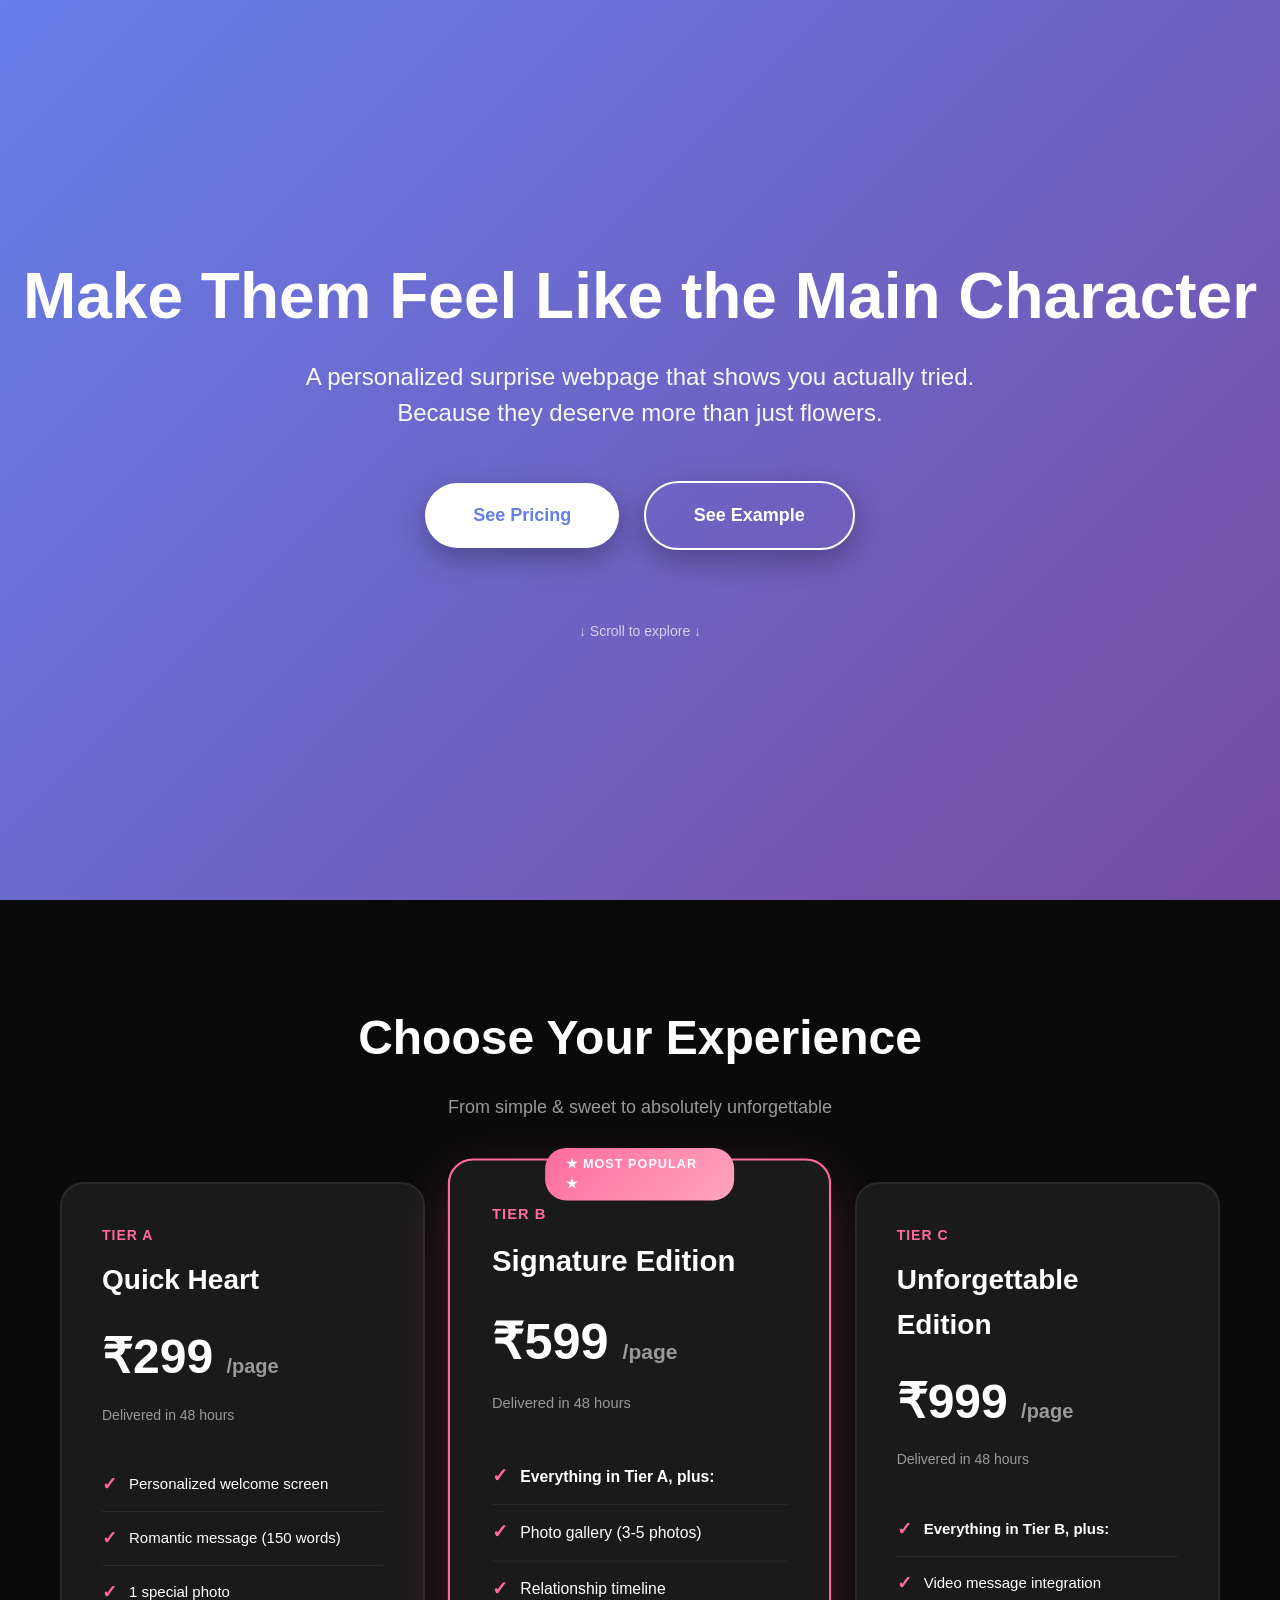
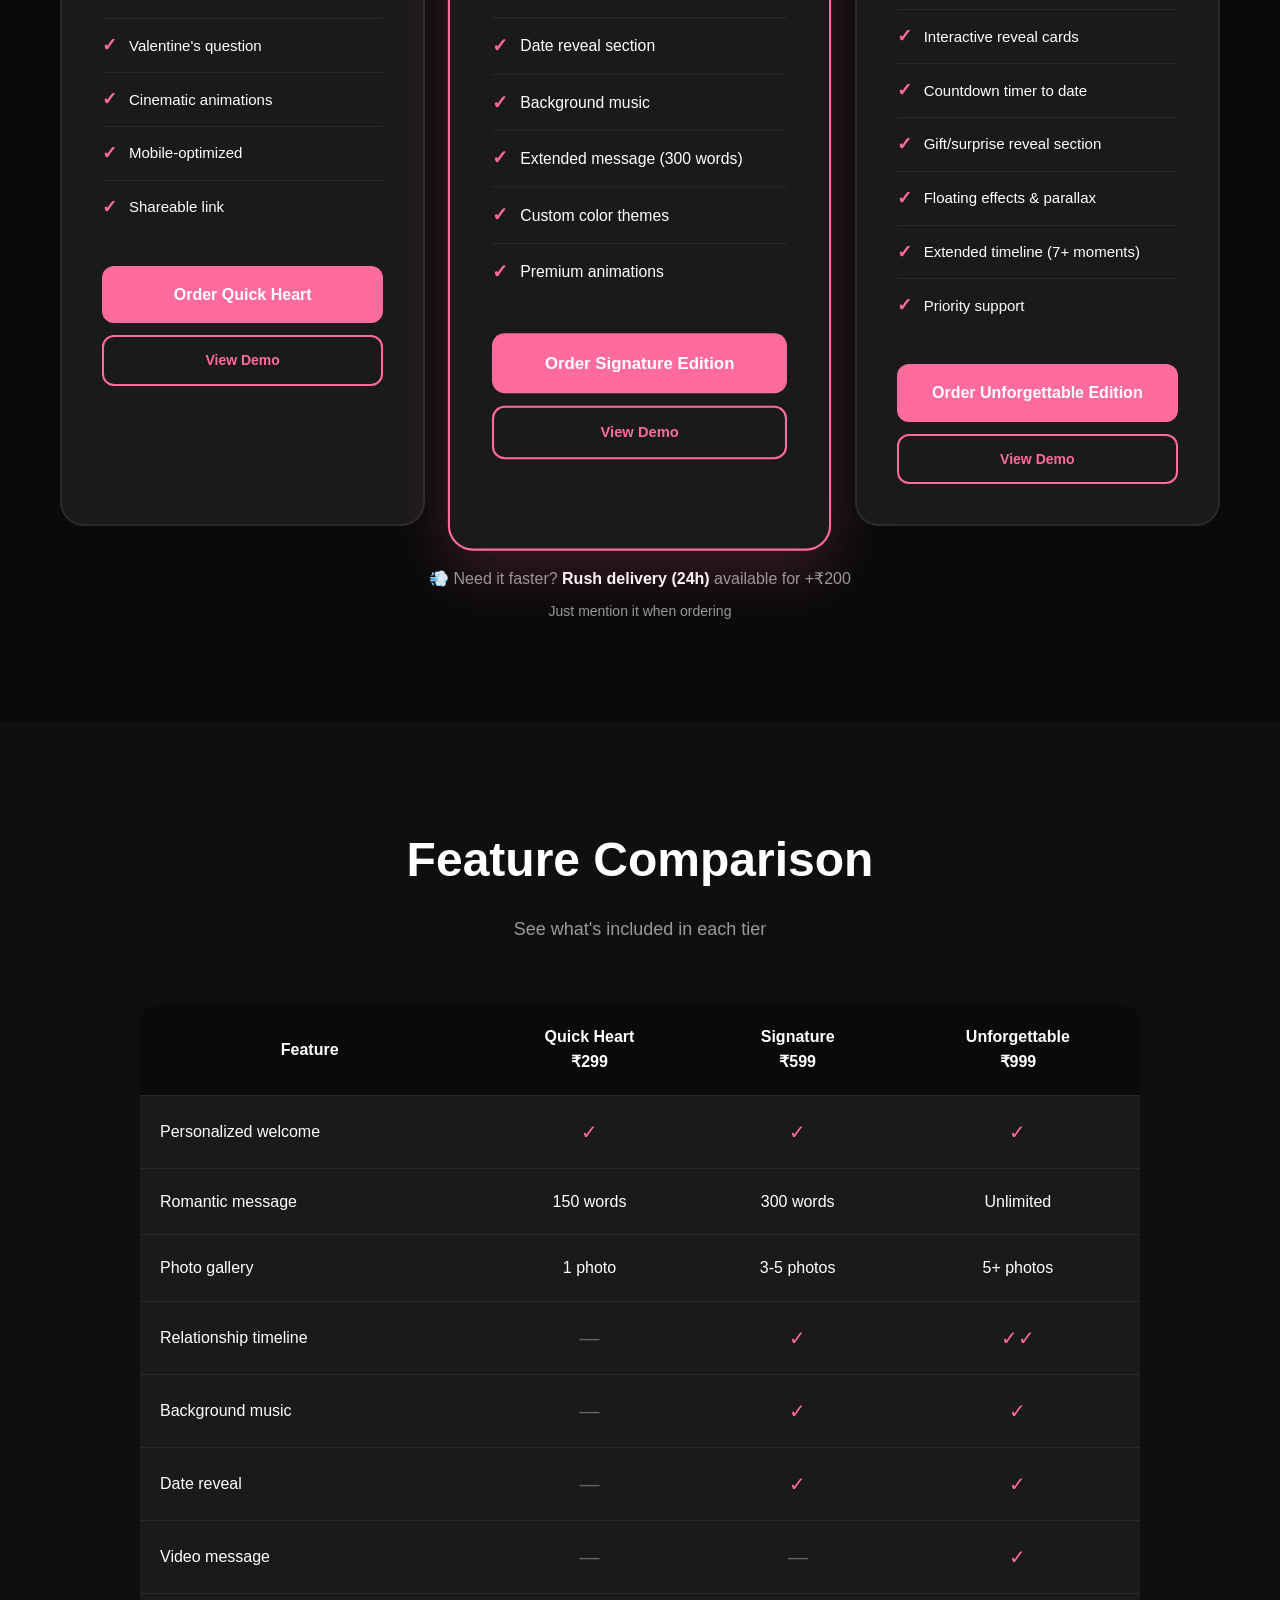
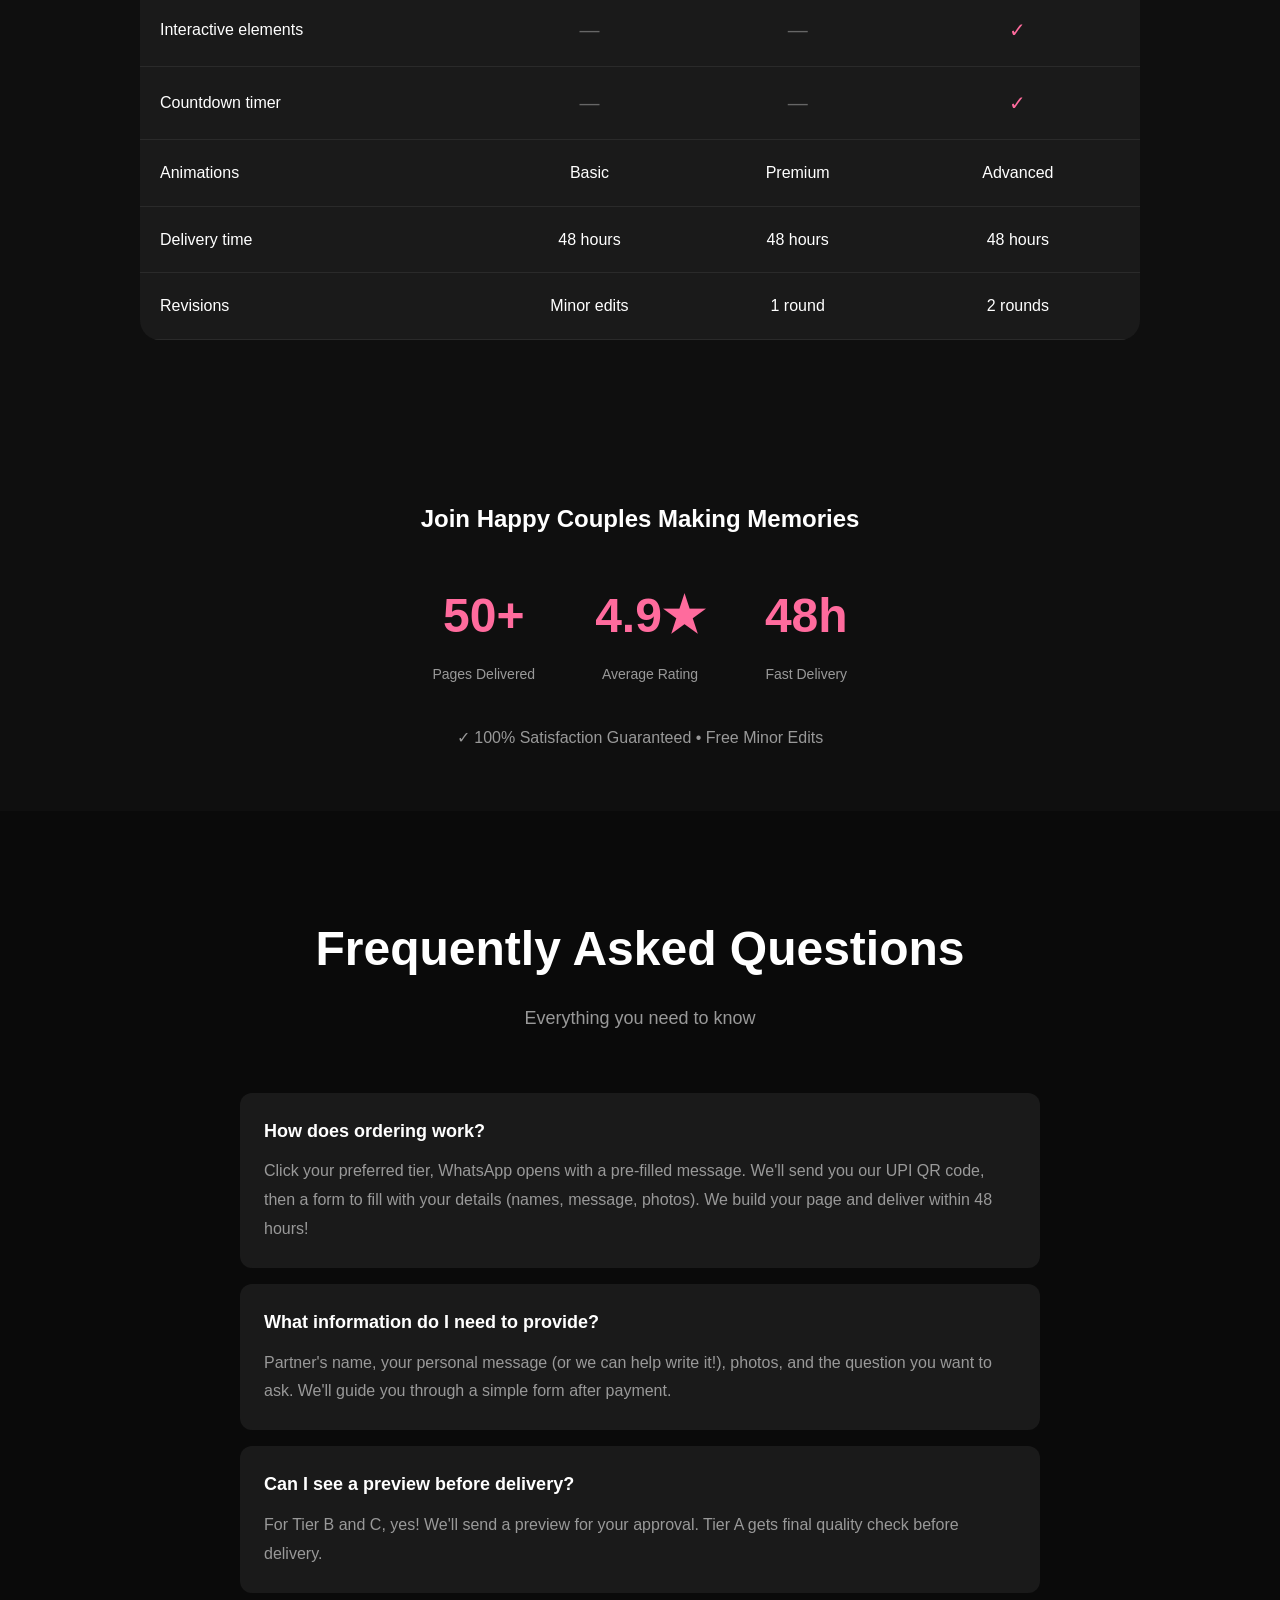
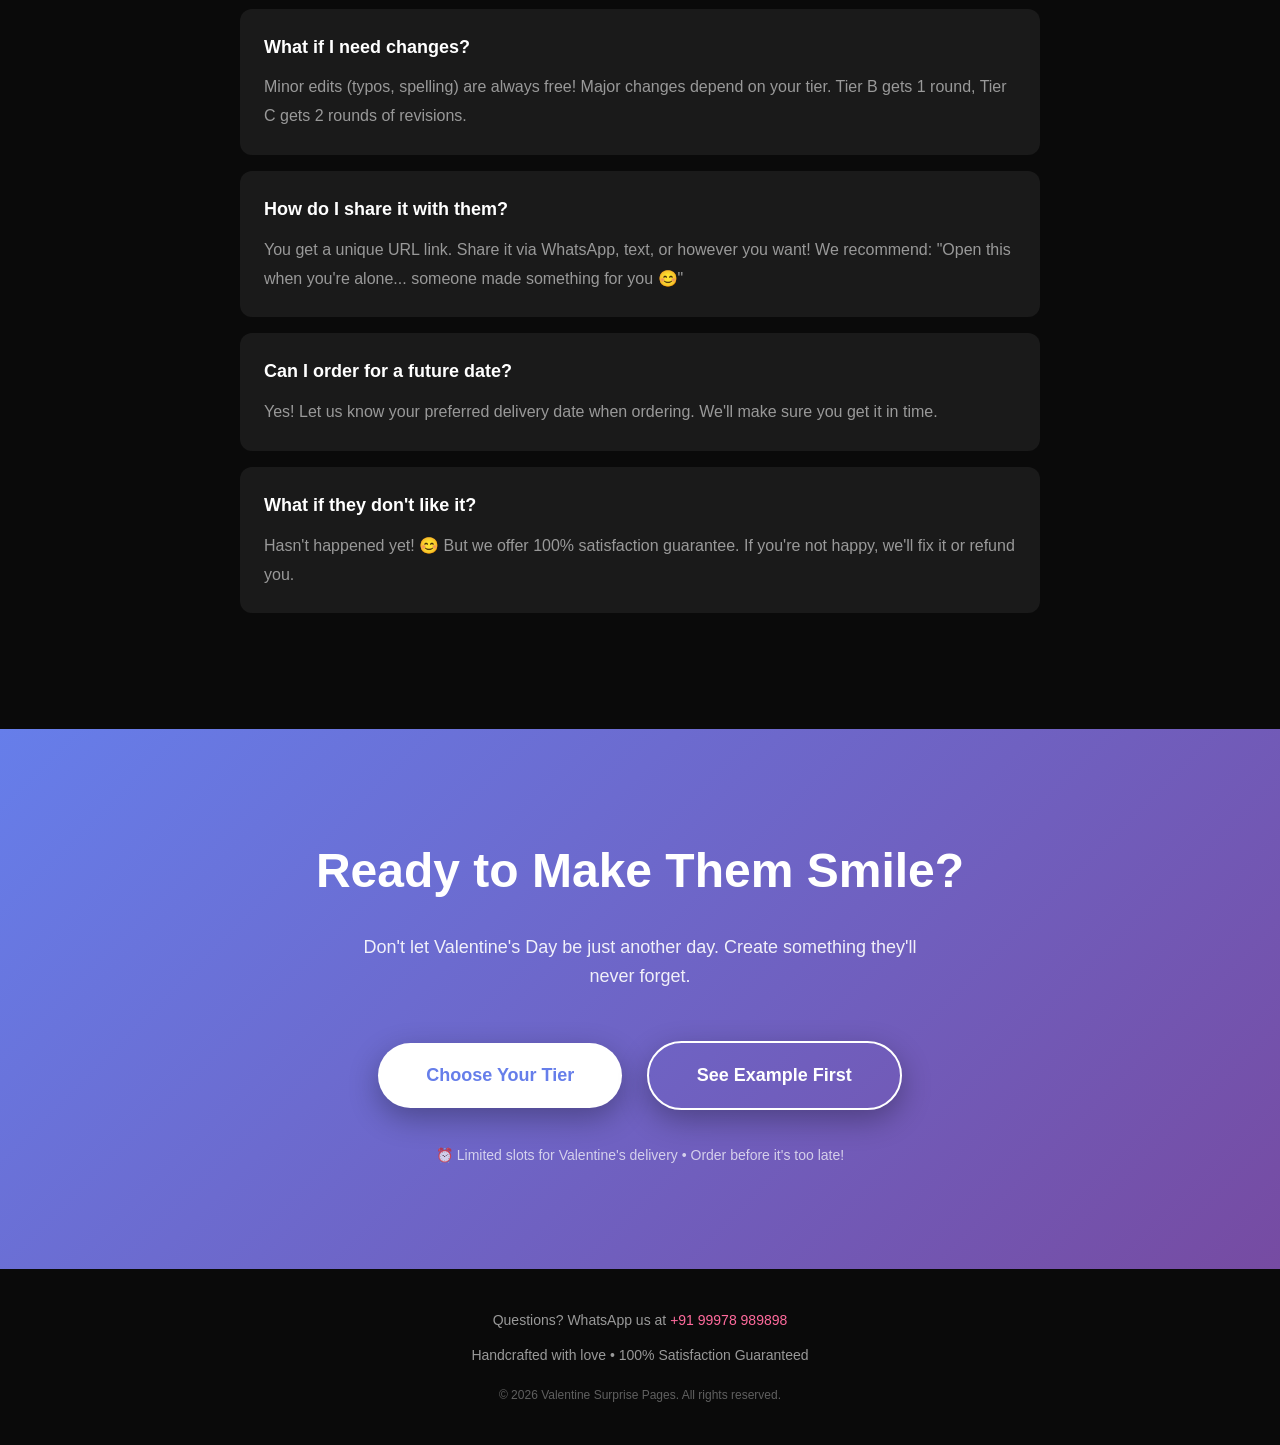
<file: index.html>
﻿<!DOCTYPE html>

<html lang="en">

<head>

    <meta charset="UTF-8">

    <meta name="viewport" content="width=device-width, initial-scale=1.0">

    <title>Valentine Surprise Pages | Make Them Feel Special</title>

    <meta name="description" content="Personalized romantic surprise pages for Valentine's Day. Choose from 3 tiers of unforgettable experiences.">

    <link rel="icon" href="data:image/svg+xml,<svg xmlns='http://www.w3.org/2000/svg' viewBox='0 0 100 100'><text y='.9em' font-size='90'>💌</text></svg>">

    <style>

        * {

            margin: 0;

            padding: 0;

            box-sizing: border-box;

        }

        body {

            font-family: -apple-system, BlinkMacSystemFont, 'Segoe UI', Roboto, 'Helvetica Neue', Arial, sans-serif;

            background: #0a0a0a;

            color: white;

            line-height: 1.6;

        }

        /* Hero Section */

        .hero {

            background: linear-gradient(135deg, #667eea 0%, #764ba2 100%);

            min-height: 100vh;

            display: flex;

            flex-direction: column;

            justify-content: center;

            align-items: center;

            padding: 40px 20px;

            text-align: center;

        }

        .hero h1 {

            font-size: clamp(36px, 8vw, 64px);

            font-weight: 700;

            margin-bottom: 24px;

            line-height: 1.2;

        }

        .hero-subtitle {

            font-size: clamp(18px, 4vw, 24px);

            margin-bottom: 40px;

            opacity: 0.95;

            max-width: 700px;

            line-height: 1.5;

        }

        .hero-cta {

            display: inline-block;

            padding: 18px 48px;

            background: white;

            color: #667eea;

            text-decoration: none;

            border-radius: 50px;

            font-size: 18px;

            font-weight: 600;

            transition: all 0.3s;

            box-shadow: 0 10px 30px rgba(0, 0, 0, 0.3);

            margin: 10px;

        }

        .hero-cta:hover {

            transform: translateY(-3px);

            box-shadow: 0 15px 40px rgba(0, 0, 0, 0.4);

        }

        .hero-cta.secondary {

            background: transparent;

            border: 2px solid white;

            color: white;

        }

        .hero-cta.secondary:hover {

            background: rgba(255, 255, 255, 0.1);

        }

        .scroll-hint {

            margin-top: 60px;

            font-size: 14px;

            opacity: 0.7;

            animation: bounce 2s infinite;

        }

        @keyframes bounce {

            0%, 100% { transform: translateY(0); }

            50% { transform: translateY(-10px); }

        }

        /* Pricing Section */

        .pricing-section {

            padding: 100px 20px;

            background: #0a0a0a;

        }

        .section-title {

            text-align: center;

            font-size: clamp(32px, 6vw, 48px);

            margin-bottom: 16px;

            font-weight: 700;

        }

        .section-subtitle {

            text-align: center;

            font-size: 18px;

            color: #999;

            margin-bottom: 60px;

        }

        .pricing-grid {

            display: grid;

            grid-template-columns: repeat(auto-fit, minmax(300px, 1fr));

            gap: 32px;

            max-width: 1200px;

            margin: 0 auto;

            padding: 0 20px;

        }

        .pricing-card {

            background: #1a1a1a;

            border-radius: 24px;

            padding: 40px;

            position: relative;

            border: 2px solid #2a2a2a;

            transition: all 0.3s;

        }

        .pricing-card:hover {

            transform: translateY(-8px);

            border-color: #ff6b9d;

            box-shadow: 0 20px 60px rgba(255, 107, 157, 0.3);

        }

        .pricing-card.popular {

            border-color: #ff6b9d;

            box-shadow: 0 20px 60px rgba(255, 107, 157, 0.2);

            transform: scale(1.05);

        }

        .pricing-card.popular:hover {

            transform: scale(1.05) translateY(-8px);

        }

        .popular-badge {

            position: absolute;

            top: -12px;

            left: 50%;

            transform: translateX(-50%);

            background: linear-gradient(135deg, #ff6b9d 0%, #ffa5c0 100%);

            color: white;

            padding: 6px 20px;

            border-radius: 20px;

            font-size: 12px;

            font-weight: 700;

            text-transform: uppercase;

            letter-spacing: 1px;

        }

        .tier-name {

            font-size: 14px;

            color: #ff6b9d;

            font-weight: 600;

            text-transform: uppercase;

            letter-spacing: 1px;

            margin-bottom: 12px;

        }

        .tier-title {

            font-size: 28px;

            font-weight: 700;

            margin-bottom: 16px;

        }

        .tier-price {

            font-size: 48px;

            font-weight: 700;

            margin-bottom: 8px;

        }

        .tier-price span {

            font-size: 20px;

            color: #999;

        }

        .tier-delivery {

            font-size: 14px;

            color: #999;

            margin-bottom: 32px;

        }

        .tier-features {

            list-style: none;

            margin-bottom: 32px;

        }

        .tier-features li {

            padding: 12px 0;

            border-bottom: 1px solid #2a2a2a;

            display: flex;

            align-items: center;

            font-size: 15px;

        }

        .tier-features li:last-child {

            border-bottom: none;

        }

        .tier-features li::before {

            content: '✓';

            color: #ff6b9d;

            font-weight: 700;

            margin-right: 12px;

            font-size: 18px;

        }

        .tier-cta {

            display: block;

            width: 100%;

            padding: 16px;

            background: #ff6b9d;

            color: white;

            text-decoration: none;

            border-radius: 12px;

            font-size: 16px;

            font-weight: 600;

            text-align: center;

            transition: all 0.3s;

        }

        .tier-cta:hover {

            background: #ffa5c0;

            transform: translateY(-2px);

            box-shadow: 0 10px 30px rgba(255, 107, 157, 0.3);

        }

        .tier-demo {

            display: block;

            width: 100%;

            padding: 12px;

            margin-top: 12px;

            background: transparent;

            color: #ff6b9d;

            text-decoration: none;

            border: 2px solid #ff6b9d;

            border-radius: 12px;

            font-size: 14px;

            font-weight: 600;

            text-align: center;

            transition: all 0.3s;

        }

        .tier-demo:hover {

            background: rgba(255, 107, 157, 0.1);

            transform: translateY(-2px);

        }

        /* Comparison Table */

        .comparison-section {

            padding: 100px 20px;

            background: #0f0f0f;

        }

        .comparison-table {

            max-width: 1000px;

            margin: 0 auto;

            background: #1a1a1a;

            border-radius: 20px;

            overflow: hidden;

        }

        .comparison-table table {

            width: 100%;

            border-collapse: collapse;

        }

        .comparison-table th,

        .comparison-table td {

            padding: 20px;

            text-align: left;

            border-bottom: 1px solid #2a2a2a;

        }

        .comparison-table th {

            background: #0a0a0a;

            font-weight: 600;

            text-align: center;

        }

        .comparison-table td:first-child {

            font-weight: 500;

        }

        .comparison-table td:not(:first-child) {

            text-align: center;

        }

        .check {

            color: #ff6b9d;

            font-size: 20px;

        }

        .cross {

            color: #666;

            font-size: 20px;

        }

        /* FAQ Section */

        .faq-section {

            padding: 100px 20px;

            background: #0a0a0a;

        }

        .faq-container {

            max-width: 800px;

            margin: 0 auto;

        }

        .faq-item {

            background: #1a1a1a;

            border-radius: 12px;

            padding: 24px;

            margin-bottom: 16px;

        }

        .faq-question {

            font-size: 18px;

            font-weight: 600;

            margin-bottom: 12px;

        }

        .faq-answer {

            color: #999;

            line-height: 1.8;

        }

        /* Social Proof */

        .social-proof {

            text-align: center;

            padding: 60px 20px;

            background: #0f0f0f;

        }

        .social-proof h3 {

            font-size: 24px;

            margin-bottom: 20px;

        }

        .stats {

            display: flex;

            justify-content: center;

            gap: 60px;

            flex-wrap: wrap;

            margin-top: 40px;

        }

        .stat {

            text-align: center;

        }

        .stat-number {

            font-size: 48px;

            font-weight: 700;

            color: #ff6b9d;

        }

        .stat-label {

            font-size: 14px;

            color: #999;

            margin-top: 8px;

        }

        /* Footer */

        footer {

            text-align: center;

            padding: 40px 20px;

            background: #0a0a0a;

            color: #999;

            font-size: 14px;

        }

        footer a {

            color: #ff6b9d;

            text-decoration: none;

        }

        footer a:hover {

            text-decoration: underline;

        }

        /* Mobile Responsive */

        @media (max-width: 768px) {

            .pricing-grid {

                grid-template-columns: 1fr;

            }

            .pricing-card.popular {

                transform: scale(1);

            }

            .pricing-card.popular:hover {

                transform: scale(1) translateY(-8px);

            }

            .comparison-table {

                overflow-x: auto;

            }

            .stats {

                gap: 40px;

            }

        }

    </style>

</head>

<body>

    <!-- Hero Section -->

    <section class="hero">

        <h1>Make Them Feel Like the Main Character</h1>

        <p class="hero-subtitle">

            A personalized surprise webpage that shows you actually tried.

            Because they deserve more than just flowers.

        </p>

        <div>

            <a href="#pricing" class="hero-cta">See Pricing</a>

            <a href="demo/tier-b.html" class="hero-cta secondary" target="_blank">See Example</a>

        </div>

        <div class="scroll-hint">↓ Scroll to explore ↓</div>

    </section>

    <!-- Pricing Section -->

    <section id="pricing" class="pricing-section">

        <h2 class="section-title">Choose Your Experience</h2>

        <p class="section-subtitle">From simple & sweet to absolutely unforgettable</p>

        <div class="pricing-grid">

            <!-- Tier A: Quick Heart -->

            <div class="pricing-card">

                <div class="tier-name">Tier A</div>

                <h3 class="tier-title">Quick Heart</h3>

                <div class="tier-price">₹299 <span>/page</span></div>

                <p class="tier-delivery">Delivered in 48 hours</p>

                <ul class="tier-features">

                    <li>Personalized welcome screen</li>

                    <li>Romantic message (150 words)</li>

                    <li>1 special photo</li>

                    <li>Valentine's question</li>

                    <li>Cinematic animations</li>

                    <li>Mobile-optimized</li>

                    <li>Shareable link</li>

                </ul>

                <!-- CUSTOMIZATION: Replace 919876543210 with your WhatsApp number -->

                <a href="https://wa.me/919997899898?text=Hi!%20I%20want%20to%20order%20a%20Valentine%20Surprise%20Page%20%F0%9F%92%8C%0A%0A*Tier:*%20A%20-%20Quick%20Heart%0A*Price:*%20%E2%82%B9299%0A%0AI%27d%20like%20to%20proceed!" class="tier-cta" target="_blank">Order Quick Heart</a>

                <a href="demo/tier-a.html" class="tier-demo" target="_blank">View Demo</a>

            </div>

            <!-- Tier B: Signature Edition (MOST POPULAR) -->

            <div class="pricing-card popular">

                <div class="popular-badge">★ Most Popular ★</div>

                <div class="tier-name">Tier B</div>

                <h3 class="tier-title">Signature Edition</h3>

                <div class="tier-price">₹599 <span>/page</span></div>

                <p class="tier-delivery">Delivered in 48 hours</p>

                <ul class="tier-features">

                    <li><strong>Everything in Tier A, plus:</strong></li>

                    <li>Photo gallery (3-5 photos)</li>

                    <li>Relationship timeline</li>

                    <li>Date reveal section</li>

                    <li>Background music</li>

                    <li>Extended message (300 words)</li>

                    <li>Custom color themes</li>

                    <li>Premium animations</li>

                </ul>

                <a href="https://wa.me/919997899898?text=Hi!%20I%20want%20to%20order%20a%20Valentine%20Surprise%20Page%20%F0%9F%92%8C%0A%0A*Tier:*%20B%20-%20Signature%20Edition%20%E2%AD%90%0A*Price:*%20%E2%82%B9599%0A%0AI%27d%20like%20to%20proceed!" class="tier-cta" target="_blank">Order Signature Edition</a>

                <a href="demo/tier-b.html" class="tier-demo" target="_blank">View Demo</a>

            </div>

            <!-- Tier C: Unforgettable Edition -->

            <div class="pricing-card">

                <div class="tier-name">Tier C</div>

                <h3 class="tier-title">Unforgettable Edition</h3>

                <div class="tier-price">₹999 <span>/page</span></div>

                <p class="tier-delivery">Delivered in 48 hours</p>

                <ul class="tier-features">

                    <li><strong>Everything in Tier B, plus:</strong></li>

                    <li>Video message integration</li>

                    <li>Interactive reveal cards</li>

                    <li>Countdown timer to date</li>

                    <li>Gift/surprise reveal section</li>

                    <li>Floating effects & parallax</li>

                    <li>Extended timeline (7+ moments)</li>

                    <li>Priority support</li>

                </ul>

                <a href="https://wa.me/919997899898?text=Hi!%20I%20want%20to%20order%20a%20Valentine%20Surprise%20Page%20%F0%9F%92%8C%0A%0A*Tier:*%20C%20-%20Unforgettable%20Edition%20%F0%9F%8C%9F%0A*Price:*%20%E2%82%B9999%0A%0AI%27d%20like%20to%20proceed!" class="tier-cta" target="_blank">Order Unforgettable Edition</a>

                <a href="demo/tier-c.html" class="tier-demo" target="_blank">View Demo</a>

            </div>

        </div>

        <div style="text-align: center; margin-top: 40px; color: #999;">

            <p>💨 Need it faster? <strong style="color: white;">Rush delivery (24h)</strong> available for +₹200</p>

            <p style="margin-top: 8px; font-size: 14px;">Just mention it when ordering</p>

        </div>

    </section>

    <!-- Comparison Table -->

    <section class="comparison-section">

        <h2 class="section-title">Feature Comparison</h2>

        <p class="section-subtitle">See what's included in each tier</p>

        <div class="comparison-table">

            <table>

                <thead>

                    <tr>

                        <th>Feature</th>

                        <th>Quick Heart<br>₹299</th>

                        <th>Signature<br>₹599</th>

                        <th>Unforgettable<br>₹999</th>

                    </tr>

                </thead>

                <tbody>

                    <tr>

                        <td>Personalized welcome</td>

                        <td><span class="check">✓</span></td>

                        <td><span class="check">✓</span></td>

                        <td><span class="check">✓</span></td>

                    </tr>

                    <tr>

                        <td>Romantic message</td>

                        <td>150 words</td>

                        <td>300 words</td>

                        <td>Unlimited</td>

                    </tr>

                    <tr>

                        <td>Photo gallery</td>

                        <td>1 photo</td>

                        <td>3-5 photos</td>

                        <td>5+ photos</td>

                    </tr>

                    <tr>

                        <td>Relationship timeline</td>

                        <td><span class="cross">—</span></td>

                        <td><span class="check">✓</span></td>

                        <td><span class="check">✓✓</span></td>

                    </tr>

                    <tr>

                        <td>Background music</td>

                        <td><span class="cross">—</span></td>

                        <td><span class="check">✓</span></td>

                        <td><span class="check">✓</span></td>

                    </tr>

                    <tr>

                        <td>Date reveal</td>

                        <td><span class="cross">—</span></td>

                        <td><span class="check">✓</span></td>

                        <td><span class="check">✓</span></td>

                    </tr>

                    <tr>

                        <td>Video message</td>

                        <td><span class="cross">—</span></td>

                        <td><span class="cross">—</span></td>

                        <td><span class="check">✓</span></td>

                    </tr>

                    <tr>

                        <td>Interactive elements</td>

                        <td><span class="cross">—</span></td>

                        <td><span class="cross">—</span></td>

                        <td><span class="check">✓</span></td>

                    </tr>

                    <tr>

                        <td>Countdown timer</td>

                        <td><span class="cross">—</span></td>

                        <td><span class="cross">—</span></td>

                        <td><span class="check">✓</span></td>

                    </tr>

                    <tr>

                        <td>Animations</td>

                        <td>Basic</td>

                        <td>Premium</td>

                        <td>Advanced</td>

                    </tr>

                    <tr>

                        <td>Delivery time</td>

                        <td>48 hours</td>

                        <td>48 hours</td>

                        <td>48 hours</td>

                    </tr>

                    <tr>

                        <td>Revisions</td>

                        <td>Minor edits</td>

                        <td>1 round</td>

                        <td>2 rounds</td>

                    </tr>

                </tbody>

            </table>

        </div>

    </section>

    <!-- Social Proof -->

    <section class="social-proof">

        <h3>Join Happy Couples Making Memories</h3>

        <div class="stats">

            <div class="stat">

                <div class="stat-number">50+</div>

                <div class="stat-label">Pages Delivered</div>

            </div>

            <div class="stat">

                <div class="stat-number">4.9★</div>

                <div class="stat-label">Average Rating</div>

            </div>

            <div class="stat">

                <div class="stat-number">48h</div>

                <div class="stat-label">Fast Delivery</div>

            </div>

        </div>

        <p style="margin-top: 40px; color: #999;">✓ 100% Satisfaction Guaranteed • Free Minor Edits</p>

    </section>

    <!-- FAQ -->

    <section class="faq-section">

        <h2 class="section-title">Frequently Asked Questions</h2>

        <p class="section-subtitle">Everything you need to know</p>

        <div class="faq-container">

            <div class="faq-item">

                <div class="faq-question">How does ordering work?</div>

                <div class="faq-answer">Click your preferred tier, WhatsApp opens with a pre-filled message. We'll send you our UPI QR code, then a form to fill with your details (names, message, photos). We build your page and deliver within 48 hours!</div>

            </div>

            <div class="faq-item">

                <div class="faq-question">What information do I need to provide?</div>

                <div class="faq-answer">Partner's name, your personal message (or we can help write it!), photos, and the question you want to ask. We'll guide you through a simple form after payment.</div>

            </div>

            <div class="faq-item">

                <div class="faq-question">Can I see a preview before delivery?</div>

                <div class="faq-answer">For Tier B and C, yes! We'll send a preview for your approval. Tier A gets final quality check before delivery.</div>

            </div>

            <div class="faq-item">

                <div class="faq-question">What if I need changes?</div>

                <div class="faq-answer">Minor edits (typos, spelling) are always free! Major changes depend on your tier. Tier B gets 1 round, Tier C gets 2 rounds of revisions.</div>

            </div>

            <div class="faq-item">

                <div class="faq-question">How do I share it with them?</div>

                <div class="faq-answer">You get a unique URL link. Share it via WhatsApp, text, or however you want! We recommend: "Open this when you're alone... someone made something for you 😊"</div>

            </div>

            <div class="faq-item">

                <div class="faq-question">Can I order for a future date?</div>

                <div class="faq-answer">Yes! Let us know your preferred delivery date when ordering. We'll make sure you get it in time.</div>

            </div>

            <div class="faq-item">

                <div class="faq-question">What if they don't like it?</div>

                <div class="faq-answer">Hasn't happened yet! 😊 But we offer 100% satisfaction guarantee. If you're not happy, we'll fix it or refund you.</div>

            </div>

        </div>

    </section>

    <!-- Final CTA -->

    <section class="hero" style="min-height: 60vh;">

        <h2 style="font-size: clamp(32px, 6vw, 48px); margin-bottom: 24px;">Ready to Make Them Smile?</h2>

        <p style="font-size: 18px; max-width: 600px; margin-bottom: 40px; opacity: 0.9;">

            Don't let Valentine's Day be just another day. Create something they'll never forget.

        </p>

        <div>

            <a href="#pricing" class="hero-cta">Choose Your Tier</a>

            <a href="demo/tier-b.html" class="hero-cta secondary" target="_blank">See Example First</a>

        </div>

        <p style="margin-top: 24px; font-size: 14px; opacity: 0.7;">

            ⏰ Limited slots for Valentine's delivery • Order before it's too late!

        </p>

    </section>

    <!-- Footer -->

    <footer>

        <!-- CUSTOMIZATION: Update your contact info -->

        <p>Questions? WhatsApp us at <a href="https://wa.me/919997899898" target="_blank">+91 99978 989898</a></p>

        <p style="margin-top: 12px;">Handcrafted with love • 100% Satisfaction Guaranteed</p>

        <p style="margin-top: 20px; font-size: 12px; opacity: 0.6;">© 2026 Valentine Surprise Pages. All rights reserved.</p>

    </footer>

</body>

</html>
</file>
